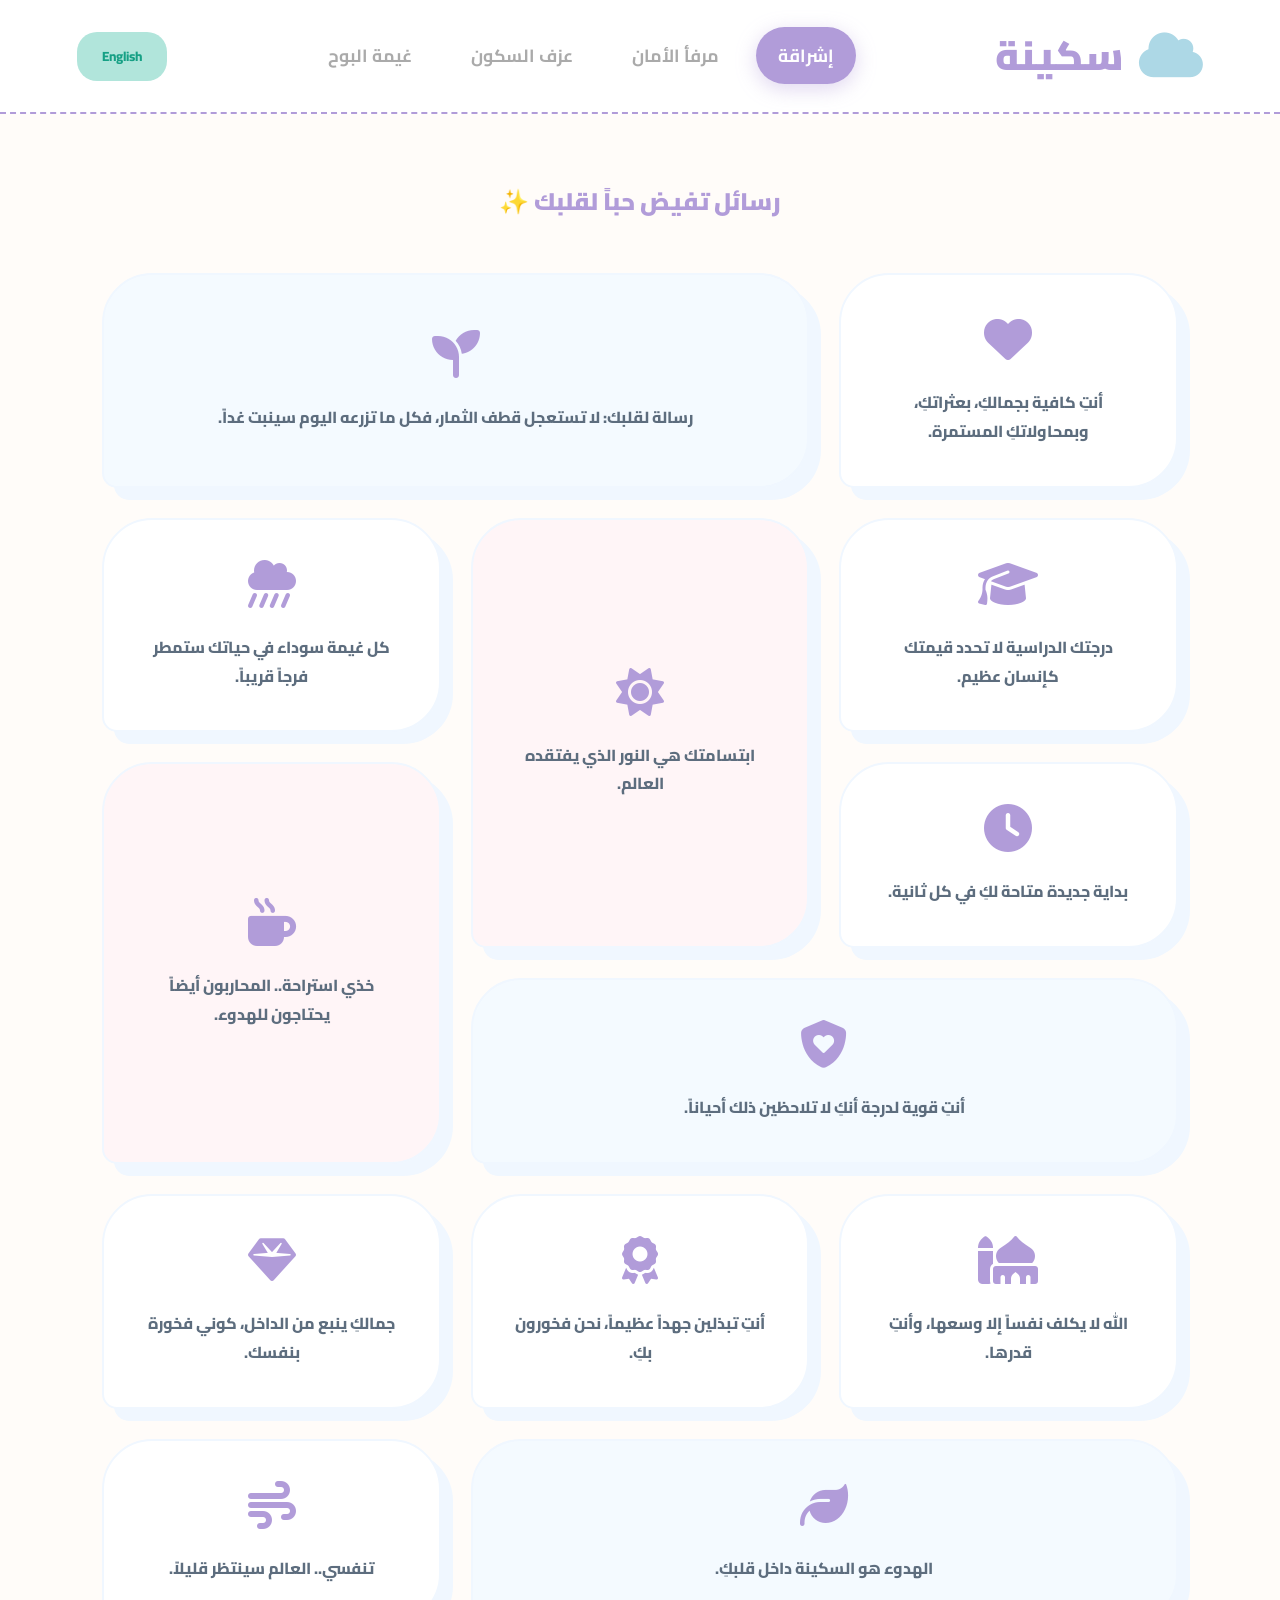
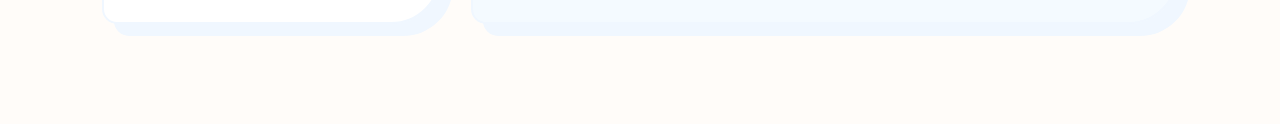
<file: index.html>
<!DOCTYPE html>
<html lang="ar" dir="rtl">
<head>
    <meta charset="UTF-8">
    <meta name="viewport" content="width=device-width, initial-scale=1.0">
    <title>سكينة | Sakina ✨</title>
    <link href="https://fonts.googleapis.com/css2?family=Cairo:wght@400;700;800;900&display=swap" rel="stylesheet">
    <link rel="stylesheet" href="https://cdnjs.cloudflare.com/ajax/libs/font-awesome/6.4.0/css/all.min.css">
    <link rel="stylesheet" href="style.css">
</head>
<body>

<header>
    <div class="refined-logo" onclick="showPage('home')">
        <i class="fas fa-cloud main-cloud"></i>
        <span data-k="l_name">سكينة</span>
    </div>
    <nav>
        <ul>
            <li><a href="#" onclick="showPage('home')" id="n-home" class="active" data-k="n1">إشراقة</a></li>
            <li><a href="#" onclick="showPage('support')" id="n-support" data-k="n2">مرفأ الأمان</a></li>
            <li><a href="#" onclick="showPage('relax')" id="n-relax" data-k="n3">عزف السكون</a></li>
            <li><a href="#" onclick="showPage('exercises')" id="n-ex" data-k="n4">غيمة البوح</a></li>
        </ul>
    </nav>
    <button class="lang-btn" onclick="toggleLang()" id="lang-btn">English</button>
</header>

<div id="home" class="page active">
    <h2 style="text-align: center; margin-bottom: 50px; color: var(--accent); font-weight: 900;" data-k="h_title">رسائل تفيض حباً لقلبك ✨</h2>
    <div class="grid" id="quotes-grid"></div>
</div>

<div id="support" class="page">
    <h2 style="text-align: center; margin-bottom: 40px; font-weight: 900;" data-k="s_title">مرفأ الأمان</h2>
    <h3 style="text-align: center; margin-bottom: 30px; color: var(--dark-mint);" data-k="t_student">ركن الطالب والدكتور 🎓</h3>
    <div class="grid" id="tips-grid" style="margin-bottom: 60px;"></div>
    <h2 style="text-align: center; margin-bottom: 30px; font-weight: 800;" data-k="b_main_title">مكتبة السكينة 📚</h2>
    <div class="grid" id="books-grid"></div>
</div>

<div id="relax" class="page">
    <h2 style="text-align: center; margin-bottom: 40px; font-weight: 900;" data-k="r_title">عزف السكون والطبيعة</h2>
    <div id="sounds-list" class="audio-grid" style="margin-bottom: 60px;"></div>
    <div class="cloud-card" style="max-width: 700px; margin: 0 auto; background: var(--bg);">
        <h3 data-k="q_title" style="margin-bottom: 20px;">سكينة الآيات</h3>
        <select id="q-select" onchange="const p=document.getElementById('qp'); if(this.value){p.src=this.value; p.play();}" class="btn-buy" style="width:100%; background:white; color:var(--text-color);">
            <option value="" data-k="q_choice">-- اختر سورتك --</option>
            <option value="https://server8.mp3quran.net/afs/001.mp3">سورة الفاتحة</option>
            <option value="https://server8.mp3quran.net/afs/002.mp3">سورة البقرة</option>
            <option value="https://server8.mp3quran.net/afs/018.mp3">سورة الكهف</option>
            <option value="https://server8.mp3quran.net/afs/055.mp3">سورة الرحمن</option>
        </select>
        <audio id="qp" controls style="margin-top: 20px;"></audio>
    </div>
</div>

<div id="exercises" class="page">
    <div style="text-align: center; margin-bottom: 80px;">
        <h2 id="b-txt" data-k="b_ready" style="color: var(--dark-mint);">استعدي لنفس عميق..</h2>
        <div id="breath-circle">🌸</div>
        <button class="btn-buy" onclick="runBreath()" id="b-btn" data-k="b_start">ابدأ التمرين</button>
    </div>
    
    <div class="vent-header-box">
        <h2 data-k="c_title">غيمة البوح ☁️</h2>
    </div>
    
    <div id="v-msg-area" style="min-height: 60px; margin-bottom: 10px; display: flex; align-items: center; justify-content: center; position: relative; z-index: 200;"></div>
    
    <div class="real-cloud-shape">
        <textarea id="v-input" data-k-ph="c_ph" placeholder="صبي ما يثقل كاهلك هنا.."></textarea>
    </div>
    
    <div style="text-align: center; margin-top: 40px;">
        <button class="btn-buy" onclick="toSky()" data-k="c_btn" style="padding: 15px 45px; font-size: 1.2rem;">أرسليها للغيوم</button>
    </div>
</div>

<script src="script.js"></script>
</body>
</html>
</file>
<file: style.css>
:root {
    --bg: #fffcf9;
    --cloud-color: #f0f7ff;
    --rose-color: #fffbfa;
    --mint: #e8f6f3;
    --mint-dark: #b1e5db;
    --accent: #b19cd9;
    --text-color: #5d6d7e;
    --dark-mint: #16a085;
}

* { margin: 0; padding: 0; box-sizing: border-box; font-family: 'Cairo', sans-serif; transition: all 0.5s cubic-bezier(0.4, 0, 0.2, 1); }
body { background-color: var(--bg); color: var(--text-color); overflow-x: hidden; line-height: 1.8; }

header {
    background: rgba(255, 255, 255, 0.98); backdrop-filter: blur(15px);
    padding: 20px 6%; display: flex; justify-content: space-between; align-items: center;
    position: fixed; top: 0; width: 100%; z-index: 1000; border-bottom: 2px dashed var(--accent);
}
.refined-logo { display: flex; align-items: center; gap: 15px; cursor: pointer; }
.refined-logo span { font-size: 2.5rem; font-weight: 900; color: var(--accent); }
.main-cloud { font-size: 3.2rem; color: #add8e6; animation: float 4s infinite ease-in-out; }
@keyframes float { 0%, 100% { transform: translateY(0); } 50% { transform: translateY(-15px); } }

nav ul { display: flex; list-style: none; gap: 15px; }
nav a { text-decoration: none; color: #aaa; padding: 12px 22px; border-radius: 30px; font-weight: 700; font-size: 1.1rem; }
nav a.active { background: var(--accent) !important; color: white !important; box-shadow: 0 5px 20px rgba(177, 156, 217, 0.4); }

.page { display: none; padding: 180px 8% 100px; animation: pageFade 0.7s ease; }
.page.active { display: block; }
@keyframes pageFade { from { opacity: 0; transform: translateY(20px); } to { opacity: 1; transform: translateY(0); } }

.grid { display: grid; grid-template-columns: repeat(auto-fit, minmax(280px, 1fr)); gap: 30px; grid-auto-flow: dense; }
.cloud-card {
    background: white; padding: 40px; border-radius: 50px 50px 50px 15px;
    box-shadow: 12px 12px 0px var(--cloud-color); border: 2.5px solid var(--cloud-color);
    text-align: center; position: relative; display: flex; flex-direction: column; justify-content: center;
}
.cloud-card:hover { transform: translateY(-10px); background: var(--rose-color); border-color: var(--accent); }
.tall { grid-row: span 2; background: #fff5f7; }
.wide { grid-column: span 2; background: #f4faff; }
.cloud-card i { font-size: 3rem; color: var(--accent); margin-bottom: 25px; }

.book-card { border-right: 8px solid var(--accent); text-align: right; }
.btn-buy { background: var(--accent); color: white; border: none; padding: 12px 30px; border-radius: 20px; cursor: pointer; font-weight: 800; margin-top: 15px; }

.audio-grid { display: grid; grid-template-columns: repeat(auto-fit, minmax(280px, 1fr)); gap: 25px; }
.sound-box { 
    background: white; padding: 30px; border-radius: 35px; border: 3px solid var(--mint-dark);
    display: flex; flex-direction: column; align-items: center; gap: 20px;
}
.sound-box b { font-size: 1.2rem; color: var(--text-color); }
.sound-box i { font-size: 3rem; color: var(--dark-mint); transition: 0.4s; }
.sound-box:hover i { transform: scale(1.25) rotate(15deg); color: var(--accent); }
audio { width: 100%; filter: opacity(0.8) hue-rotate(180deg); }

.vent-header-box { margin-bottom: 40px; text-align: center; position: relative; z-index: 100; }
.vent-header-box h2 { font-size: 2.5rem; color: var(--accent); font-weight: 900; }

.real-cloud-shape {
    width: 100%; max-width: 650px; height: 320px; background: white; margin: 0 auto;
    border-radius: 120px; position: relative; border: 8px solid var(--cloud-color);
    box-shadow: 25px 25px 0px var(--cloud-color); display: flex; align-items: center; justify-content: center;
}
.real-cloud-shape::before, .real-cloud-shape::after { content: ''; position: absolute; background: white; border: 8px solid var(--cloud-color); border-bottom: none; }
.real-cloud-shape::before { width: 150px; height: 150px; top: -75px; left: 15%; border-radius: 50%; }
.real-cloud-shape::after { width: 210px; height: 210px; top: -105px; right: 20%; border-radius: 50%; }

textarea { 
    width: 80%; height: 60%; border: none; outline: none; background: transparent; 
    font-size: 1.5rem; text-align: center; font-weight: 700; color: var(--text-color);
    z-index: 5; position: relative; resize: none;
}

.fade-out { opacity: 0; transform: scale(0.9); pointer-events: none; transition: 1.5s ease; }
.particle { position: absolute; pointer-events: none; animation: particleUp 2.5s forwards; font-size: 1.5rem; z-index: 10; }
@keyframes particleUp { 0% { transform: translateY(0) rotate(0deg); opacity: 1; } 100% { transform: translateY(-150px) rotate(360deg); opacity: 0; } }

.fade-in-msg { animation: msgFade 1.5s forwards; color: var(--dark-mint); font-size: 1.6rem; font-weight: 900; text-align: center; }
@keyframes msgFade { from { opacity: 0; transform: translateY(10px); } to { opacity: 1; transform: translateY(0); } }

#breath-circle { 
    width: 180px; height: 180px; background: white; border-radius: 50%; margin: 60px auto; 
    border: 15px solid var(--accent); display: flex; align-items: center; justify-content: center; font-size: 1.5rem;
    transition: all 4.5s ease-in-out; font-weight: 800; text-align: center; padding: 10px;
}
.expanding { transform: scale(1.6); box-shadow: 0 0 80px rgba(177, 156, 217, 0.5); border-color: var(--mint-dark) !important; }
.lang-btn { background: var(--mint-dark); color: var(--dark-mint); border: none; padding: 12px 25px; border-radius: 20px; font-weight: 800; cursor: pointer; }
/* أكواد التجاوب مع الجوال والآيباد */
@media (max-width: 768px) {
    header {
        flex-direction: column; /* يجعل اللوجو فوق الأزرار */
        padding: 15px 2%;
        height: auto;
    }

    nav ul {
        flex-wrap: wrap; /* يجعل الأزرار تنزل تحت بعضها إذا لم تكفِ الشاشة */
        justify-content: center;
        gap: 8px;
        margin-top: 15px;
    }

    nav a {
        padding: 8px 15px;
        font-size: 0.9rem; /* تصغير الخط قليلاً ليناسب الجوال */
    }

    .page {
        padding: 220px 5% 50px; /* زيادة المسافة العلوية لكي لا يغطي الهيدر المحتوى */
    }

    .grid {
        grid-template-columns: 1fr; /* جعل الكروت تظهر واحداً تلو الآخر عمودياً */
    }

    .wide, .tall {
        grid-column: span 1; /* إلغاء العرض المزدوج في الجوال لكي لا تخرج عن الشاشة */
        grid-row: span 1;
    }

    .real-cloud-shape {
        width: 95%; /* تصغير غيمة البوح لتناسب عرض الجوال */
        height: 250px;
    }
}
</file>
